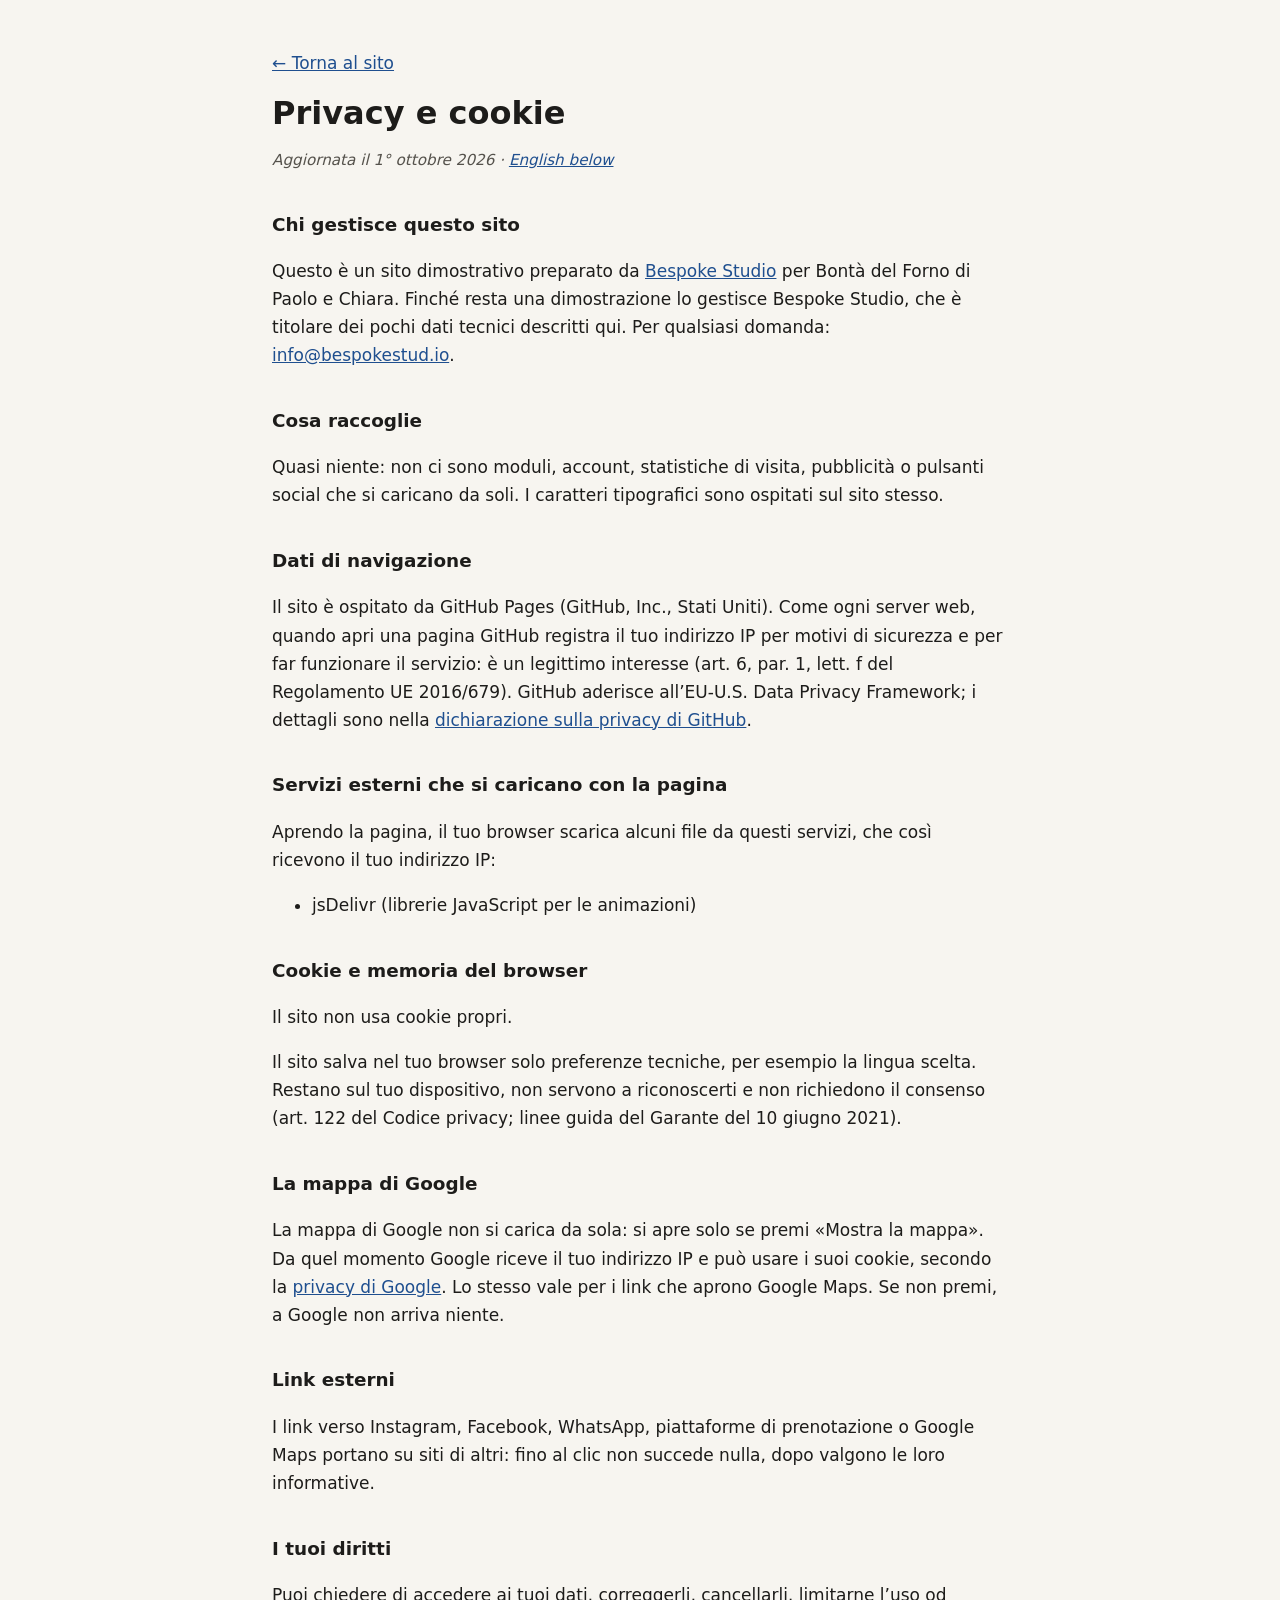
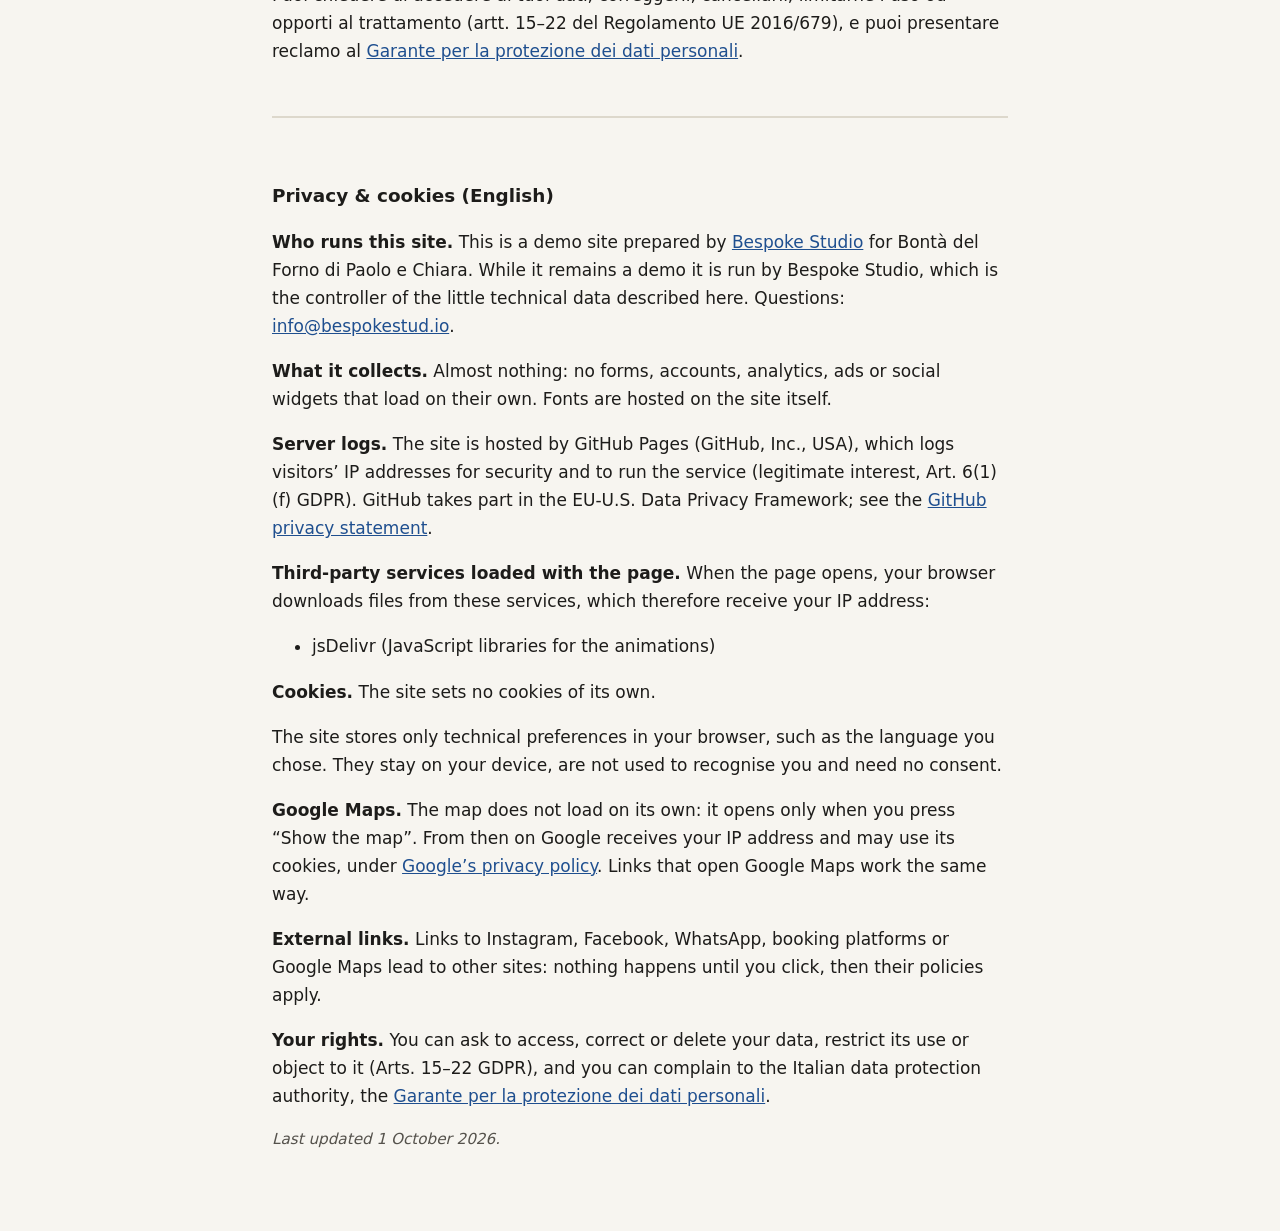
<file: privacy.html>
<!DOCTYPE html>
<html lang="it">
<head>
  <meta charset="UTF-8">
  <meta name="viewport" content="width=device-width, initial-scale=1.0">
  <meta name="robots" content="noindex">
  <title>Privacy e cookie · Bontà del Forno di Paolo e Chiara</title>
  <meta name="description" content="Informativa privacy e cookie del sito Bontà del Forno di Paolo e Chiara.">
  <style>
    body { margin: 0; background: #f7f5f0; color: #1d1c1a; font: 17px/1.65 system-ui, -apple-system, "Segoe UI", Roboto, sans-serif; }
    main { max-width: 46rem; margin: 0 auto; padding: 32px 20px 64px; }
    h1 { font-size: 2rem; line-height: 1.2; margin: 0.4em 0 0.2em; }
    h2 { font-size: 1.15rem; margin: 2em 0 0.4em; }
    a { color: #1f4f8f; }
    .data { color: #55524c; font-style: italic; font-size: 0.95rem; }
    .en { margin-top: 3em; padding-top: 1.5em; border-top: 2px solid #ddd8cc; }
    code { font-size: 0.9em; background: #ebe7dc; padding: 0 4px; border-radius: 3px; }
  </style>
</head>
<body>
<main>
  <p><a href="index.html">← Torna al sito</a></p>
  <h1>Privacy e cookie</h1>
  <p class="data">Aggiornata il 1° ottobre 2026 · <a href="#english" lang="en">English below</a></p>
  <h2>Chi gestisce questo sito</h2>
  <p>Questo è un sito dimostrativo preparato da <a href="https://bespokestud.io" rel="noopener">Bespoke Studio</a> per Bontà del Forno di Paolo e Chiara. Finché resta una dimostrazione lo gestisce Bespoke Studio, che è titolare dei pochi dati tecnici descritti qui. Per qualsiasi domanda: <a href="mailto:info@bespokestud.io">info@bespokestud.io</a>.</p>
  <h2>Cosa raccoglie</h2>
  <p>Quasi niente: non ci sono moduli, account, statistiche di visita, pubblicità o pulsanti social che si caricano da soli. I caratteri tipografici sono ospitati sul sito stesso.</p>
  <h2>Dati di navigazione</h2>
  <p>Il sito è ospitato da GitHub Pages (GitHub, Inc., Stati Uniti). Come ogni server web, quando apri una pagina GitHub registra il tuo indirizzo IP per motivi di sicurezza e per far funzionare il servizio: è un legittimo interesse (art. 6, par. 1, lett. f del Regolamento UE 2016/679). GitHub aderisce all’EU-U.S. Data Privacy Framework; i dettagli sono nella <a href="https://docs.github.com/site-policy/privacy-policies/github-general-privacy-statement" rel="noopener">dichiarazione sulla privacy di GitHub</a>.</p>
  <h2>Servizi esterni che si caricano con la pagina</h2>
  <p>Aprendo la pagina, il tuo browser scarica alcuni file da questi servizi, che così ricevono il tuo indirizzo IP:</p>
  <ul><li>jsDelivr (librerie JavaScript per le animazioni)</li></ul>
  <h2>Cookie e memoria del browser</h2>
  <p>Il sito non usa cookie propri.</p>
  <p>Il sito salva nel tuo browser solo preferenze tecniche, per esempio la lingua scelta. Restano sul tuo dispositivo, non servono a riconoscerti e non richiedono il consenso (art. 122 del Codice privacy; linee guida del Garante del 10 giugno 2021).</p>
  <h2>La mappa di Google</h2>
  <p>La mappa di Google non si carica da sola: si apre solo se premi «Mostra la mappa». Da quel momento Google riceve il tuo indirizzo IP e può usare i suoi cookie, secondo la <a href="https://policies.google.com/privacy?hl=it" rel="noopener">privacy di Google</a>. Lo stesso vale per i link che aprono Google Maps. Se non premi, a Google non arriva niente.</p>
  <h2>Link esterni</h2>
  <p>I link verso Instagram, Facebook, WhatsApp, piattaforme di prenotazione o Google Maps portano su siti di altri: fino al clic non succede nulla, dopo valgono le loro informative.</p>
  
  <h2>I tuoi diritti</h2>
  <p>Puoi chiedere di accedere ai tuoi dati, correggerli, cancellarli, limitarne l’uso od opporti al trattamento (artt. 15–22 del Regolamento UE 2016/679), e puoi presentare reclamo al <a href="https://www.garanteprivacy.it" rel="noopener">Garante per la protezione dei dati personali</a>.</p>
  <div class="en" id="english" lang="en">
    <h2>Privacy &amp; cookies (English)</h2>
    <p><strong>Who runs this site.</strong> This is a demo site prepared by <a href="https://bespokestud.io" rel="noopener">Bespoke Studio</a> for Bontà del Forno di Paolo e Chiara. While it remains a demo it is run by Bespoke Studio, which is the controller of the little technical data described here. Questions: <a href="mailto:info@bespokestud.io">info@bespokestud.io</a>.</p>
    <p><strong>What it collects.</strong> Almost nothing: no forms, accounts, analytics, ads or social widgets that load on their own. Fonts are hosted on the site itself.</p>
    <p><strong>Server logs.</strong> The site is hosted by GitHub Pages (GitHub, Inc., USA), which logs visitors’ IP addresses for security and to run the service (legitimate interest, Art. 6(1)(f) GDPR). GitHub takes part in the EU-U.S. Data Privacy Framework; see the <a href="https://docs.github.com/site-policy/privacy-policies/github-general-privacy-statement" rel="noopener">GitHub privacy statement</a>.</p>
    <p><strong>Third-party services loaded with the page.</strong> When the page opens, your browser downloads files from these services, which therefore receive your IP address:</p><ul><li>jsDelivr (JavaScript libraries for the animations)</li></ul>
    <p><strong>Cookies.</strong> The site sets no cookies of its own.</p>
    <p>The site stores only technical preferences in your browser, such as the language you chose. They stay on your device, are not used to recognise you and need no consent.</p>
    <p><strong>Google Maps.</strong> The map does not load on its own: it opens only when you press “Show the map”. From then on Google receives your IP address and may use its cookies, under <a href="https://policies.google.com/privacy?hl=en" rel="noopener">Google’s privacy policy</a>. Links that open Google Maps work the same way.</p>
    <p><strong>External links.</strong> Links to Instagram, Facebook, WhatsApp, booking platforms or Google Maps lead to other sites: nothing happens until you click, then their policies apply.</p>
    
    <p><strong>Your rights.</strong> You can ask to access, correct or delete your data, restrict its use or object to it (Arts. 15–22 GDPR), and you can complain to the Italian data protection authority, the <a href="https://www.garanteprivacy.it" rel="noopener">Garante per la protezione dei dati personali</a>.</p>
    <p class="data">Last updated 1 October 2026.</p>
  </div>
</main>
</body>
</html>
</file>
